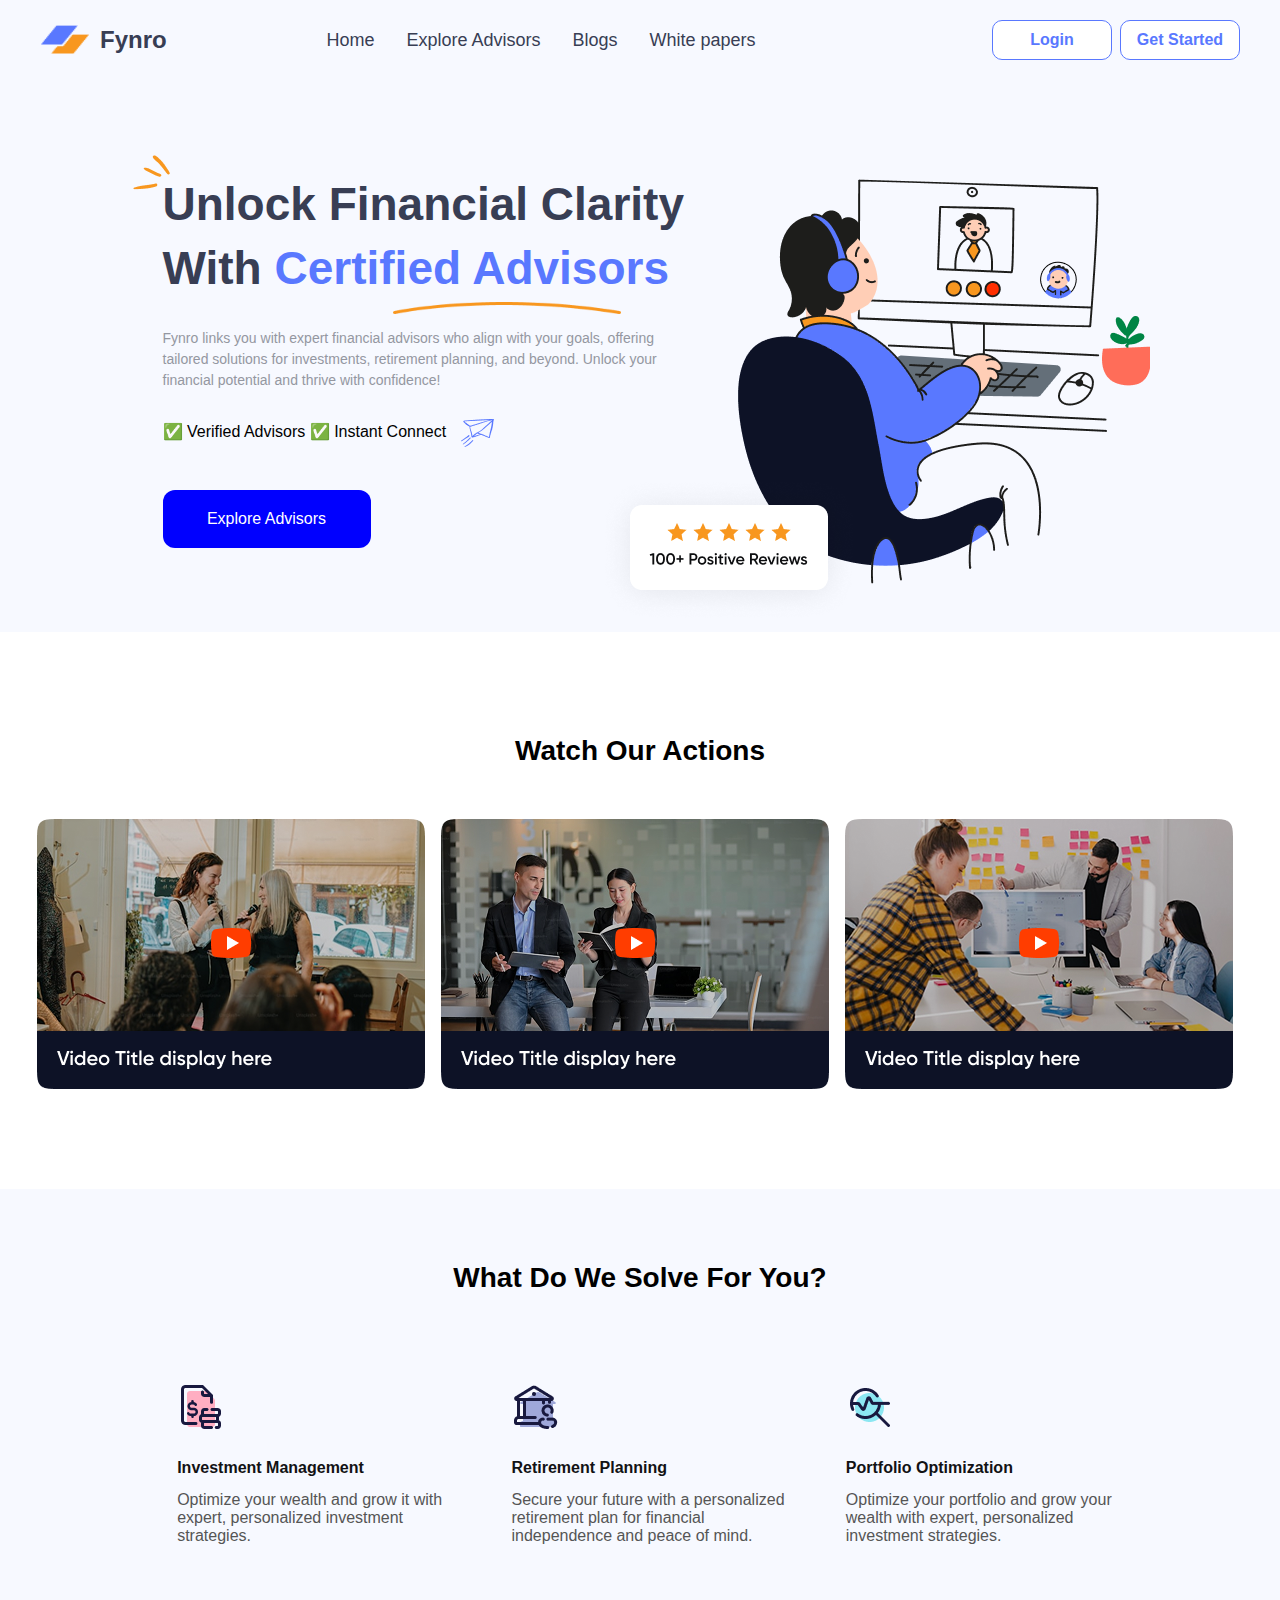
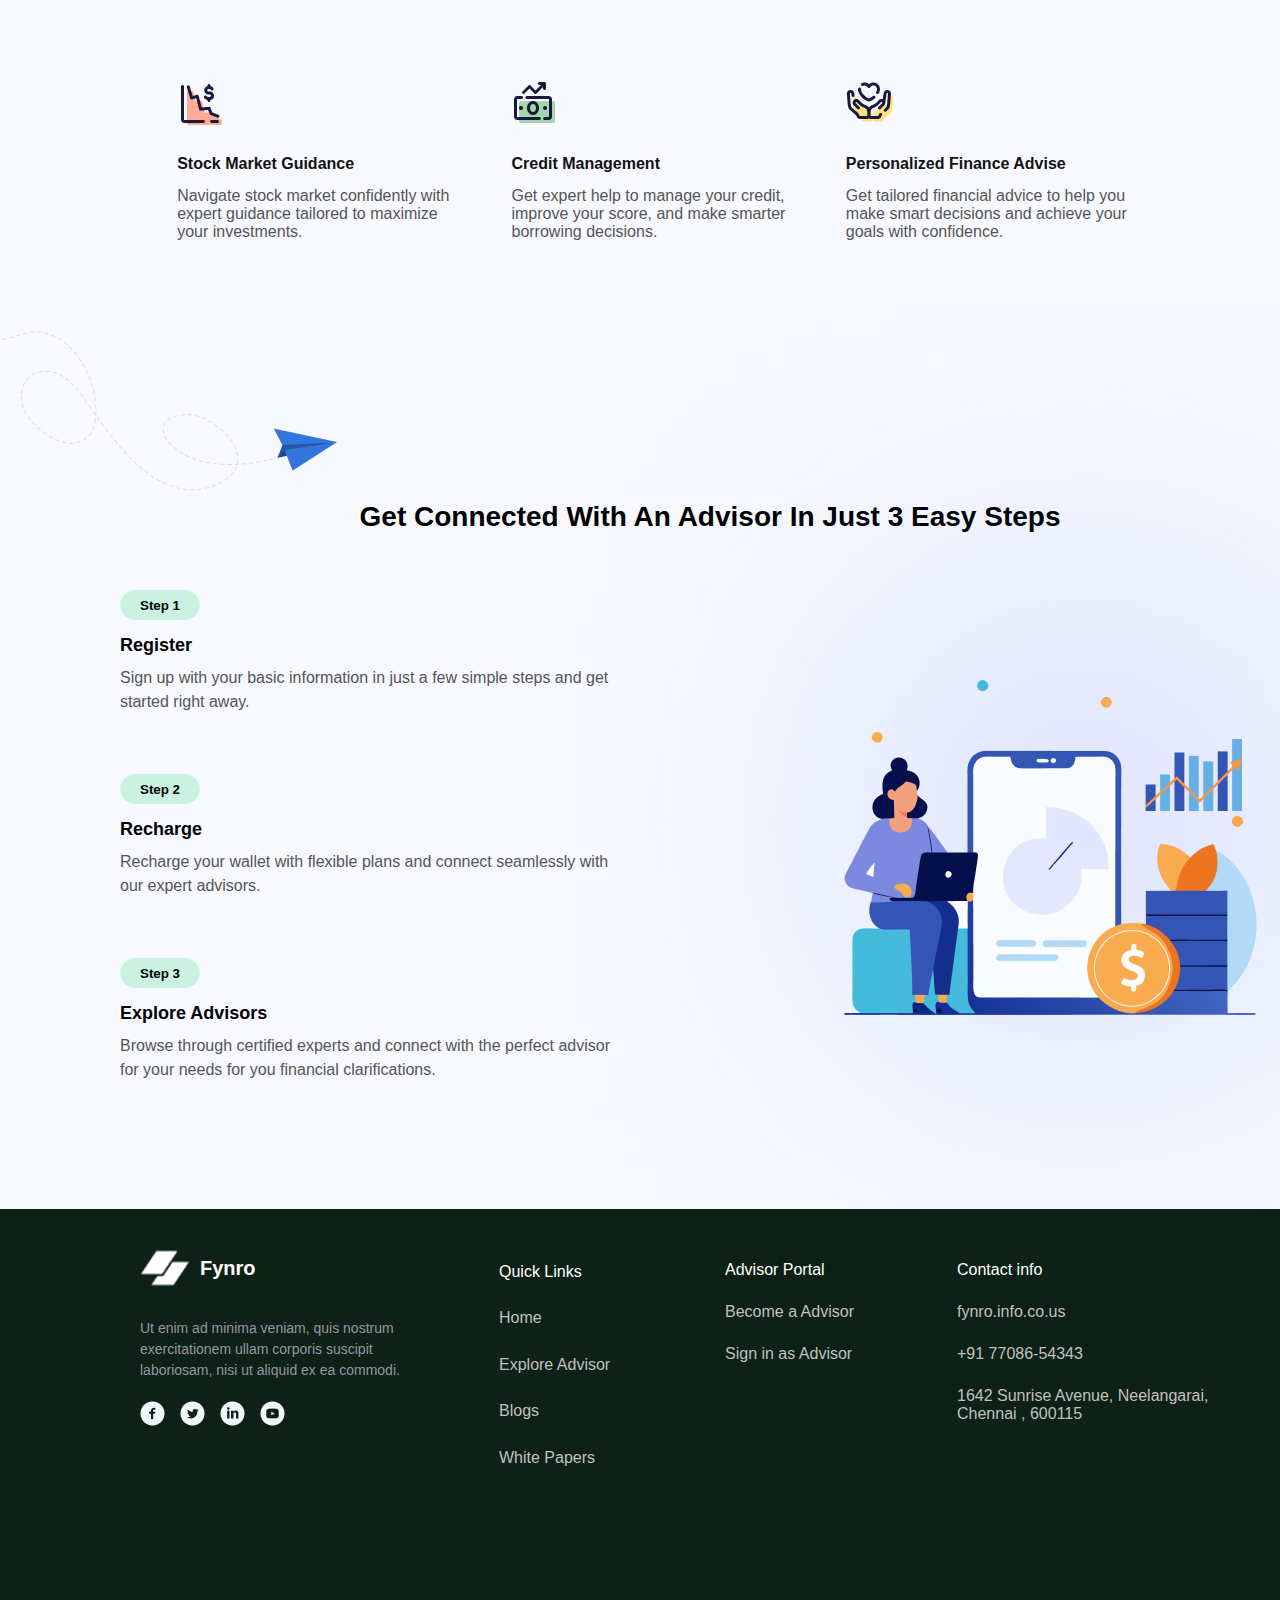
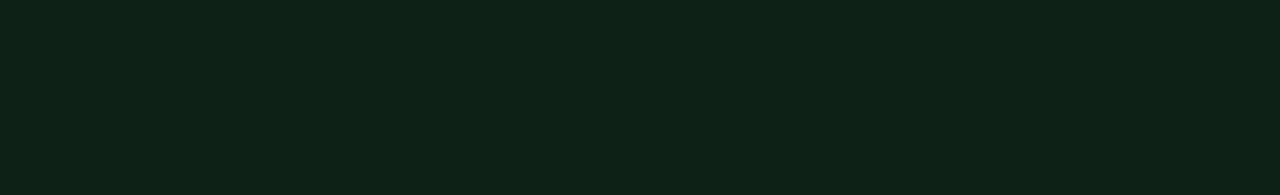
<file: index.html>
<!DOCTYPE html>
<html>
<head>
    <title>Fynro</title>
    <link rel="stylesheet" href="style.css">
</head>
<body>
    <div class="header">
        <nav>
            <div class="logo">
                <div class="logo-container">
                    <img src="logo/fynro.png" class="im" alt="image1">
                </div>
                <h3 class="brand-name">Fynro</h3> 
            </div>
            <ul class="nav-menu">
                <li>Home</li>
                <li>Explore Advisors</li>
                <li>Blogs</li>
                <li>White papers</li>
            </ul>
            <div class="auth-buttons">
                <button class="login-button">Login</button>
                <button class="signup-button">Get Started</button>
            </div>
        </nav>
    </div>
    <div class="content">
        <div class="main-d">
             <img class="spark"  src="logo/spark.png" alt="img.png" >
            <h1 class="main-heading">
                Unlock Financial Clarity <br> With <span style="color:#5978FF;" >Certified Advisors</span>
            </h1>
            <img class="vil" src="logo/vil.png" alt="image" >
            <p class="description">
                Fynro links you with expert financial advisors who align with your goals, 
                offering tailored solutions for investments, retirement planning, and beyond. 
                Unlock your financial potential and thrive with confidence!
            </p>
            
            <div class="fet" >
                <span>✅ Verified Advisors</span>
                <span>✅ Instant Connect</span>
                 <img class="roc" src="logo/rocket.png" alt="img.png" >
            </div>
            <button class="Explore">Explore Advisors</button>
        </div>
        <div class="image">
            <img src="Frame.png" alt="Description">
        </div>
    </div>


    <!-- slide2 -->
       <center><p class="watch" style="font-weight: bold;">Watch Our Actions</p>
    
    <div class="watchbox">
        <img class="vid" src="logo/Video.png" alt="img.png" >
    </div >
        </center>

    <!-- slide3 -->
    <div class="div3" >
        
    <h1 class="h2" >What Do We Solve For You?</h1>
    <div class="div3container">
    <div style="margin-top: 87px;" class="b2">
    
        <div class="box1">
            <img src="logo/icons8-investment 1.png" >
            <p class="para1">Investment Management</p>
            <p class="sp1">Optimize your wealth and grow it with expert, personalized investment strategies.</p>
        </div>

        <div class="box2" >
            <img src="logo/icons8-broker 1.png" >
            <p class="para2">Retirement Planning</p>
            <p class="sp2">Secure your future with a personalized retirement plan for financial independence and peace of mind.</p>
        </div>
        
        <div class="box3" >
            <img src="logo/icons8-financial-growth-analysis 1.png" >
            <p class="para3">Portfolio Optimization</p>
            <p class="sp3">Optimize your portfolio and grow your wealth with expert, personalized investment strategies.</p>
        </div>

    </div>

    <div style="margin-top: 87px;" class="b3">

        <div class="box11">
            <img src="logo/icons8-financial-crisis 1.png" >
            <p class="para11">Stock Market Guidance</p>
            <p class="sp11">Navigate stock market confidently with expert guidance tailored to maximize your investments.</p>
        </div>

        <div class="box22" >
            <img src="logo/icons8-profit 1.png" >
            <p class="para22">Credit Management</p>
            <p class="sp22">Get expert help to manage your credit, improve your score, and make smarter borrowing decisions.</p>
        </div>
        
        <div class="box33" >
            <img src="logo/icons8-charity 1.png" >
            <p class="para33">Personalized Finance Advise</p>
            <p class="sp33">Get tailored financial advice to help you make smart decisions and achieve your goals with confidence.</p>
        </div>
    </div>
    </div>

    <!-- slide4 -->
     <!-- <div class="div4">
        <p class="head4">Meet our Advisors!</p>
     </div>

     <div class="advisor1" >
        <img src="logo/Frame 1000003652.png" >
        <p class="adp1"> <img src="logo/crown.png"> Specialised in Financial Planning</p>
     </div>


    </div> -->
     

    <!-- slide5 -->
    <div class="div5">
        <img class="rocket" src="logo/Group.png" alt="img.png">
        <p class="head5" style="font-weight: bold;">Get Connected With An Advisor In Just 3 Easy Steps</p>
    
        <div class="contentcontainer">
            <div class="divcontainer">
                <div class="div51">
                    <button class="button">Step 1</button>
                    <p class="p-title">Register</p>
                    <p class="p-desc">Sign up with your basic information in just a few simple steps and get started right away.</p>
                </div>
    
                <div class="div52">
                    <button class="button">Step 2</button>
                    <p class="p-title">Recharge</p>
                    <p class="p-desc">Recharge your wallet with flexible plans and connect seamlessly with our expert advisors.</p>
                </div>
                
                <div class="div53">
                    <button class="button">Step 3</button>
                    <p class="p-title">Explore Advisors</p>
                    <p class="p-desc">Browse through certified experts and connect with the perfect advisor for your needs for you financial clarifications.</p>
                </div>
            </div>
    
            <div class="imagecontainer">
                <img src="logo/girl_with_laptop.png" alt="girl with laptop" class="image-p">
            </div>
        </div>
    </div>
    

    <!-- slide6 -->
    
    <!-- <div class="div6" >
        <h1  style="margin-top: 160px; text-align: center;">See What Our Customers Says</h1>
        <div style="text-align: center;" class="div6container">
        <div class="customer1">
            <h3>Ranjani Andrew</h3>
            <p class="custo-txt">Fynro made managing my finances so simple! My advisor helped me optimize my investments, and I’ve seen incredible growth in just a few months</p>
        </div>
        <div class="customer2">
            <h3>Rajesh Palanisamy</h3>
            <p class="custo-txt">I never thought retirement planning could be this easy. The expert guidance I received gave me complete peace of mind about my future</p>
        </div>
        <div class="customer3">
            <h3>Sibi Chakravathy</h3>
            <p class="custo-txt">The personalized advice on credit management was a game-changer. My financial advisor helped me improve my credit score and plan smarter</p>
        </div>
        </div>
    </div> -->

    <!-- slide8 -->
    <div class="div8">
        <div class="div8container">
                <div class="div8box1">
                    <div class="logotitle">
                        <img src="logo/Logo1.png" alt="Logo" class="logo">
                        <p class="title">Fynro</p>
                    </div>
                    <p class="description">
                        Ut enim ad minima veniam, quis nostrum 
                        exercitationem ullam corporis suscipit  
                        laboriosam, nisi ut aliquid ex ea commodi.
                    </p>
                    <div class="icons">
                        <img src="logo/icons social links.png" alt="Icon 1">
                    </div>
                </div>
                <div class="div8box2">
                    <p class="div8txt" style="color:#ffffff;">Quick Links</p>
                    <p class="div8txt" style="color: #c0c0c0;">Home</p>
                    <p class="div8txt" style="color: #c0c0c0;">Explore Advisor</p>
                    <p class="div8txt" style="color: #c0c0c0;">Blogs</p>
                    <p class="div8txt" style="color: #c0c0c0;">White Papers</p>
                </div>
                <div class="div8box3">
                    <p class="div8b3txt" style="color: #ffffff;">Advisor Portal</p>
                    <p class="div8b3txt" style="color: #c0c0c0;">Become a Advisor</p>
                    <p class="div8b3txt" style="color: #c0c0c0;">Sign in as Advisor</p>
                </div>
                <div class="div8box4">
                    <p class="div8b4txt" style="color: #ffffff;">Contact info</p>
                    <p class="div8b4txt" style="color: #c0c0c0;">fynro.info.co.us</p>
                    <p class="div8b4txt" style="color: #c0c0c0;">+91 77086-54343</p>
                    <p class="div8b4txt" style="color: #c0c0c0;">1642 Sunrise Avenue, Neelangarai, Chennai , 600115</p>
                </div>
            
        </div>
    </div>
    
    


</body>
</html>
</file>
<file: style.css>
* {
    margin: 0;
    padding: 0;
    box-sizing: border-box;
    font-family: Arial, sans-serif;
}
body::-webkit-scrollbar{
    display: none;
}

.header {
    background-color: #f7f9ff;
    padding: 15px 0;
    top: 0;
    left: 0;
    width: 100%;
    position: fixed;
}
nav {
    display: flex;
    align-items: center;
    justify-content: space-between;
    padding: 0 40px;
}
.logo {
    display: flex;
    align-items: center;
}
.logo-container {
    position: relative;
    width: 50px;
    height: 50px;
    display: flex;
    align-items: center;
}

.im {
    width: 103px;
height: 32px;
top: 24px;
left: 20px;

}
.brand-name {
    font-size: 24px;
    color: #383E54;
    margin-left: 10px; 
}
.nav-menu {
    list-style: none;
    display: flex;
    align-items: center;
    gap: 32px; 
}
.nav-menu li {
    font-size: 18px;
    cursor: pointer;
    color: #383E54;
}

.nav-menu li:hover {
    color: orange;
}
.auth-buttons {
    display: flex;
    gap: 8px;
}
.login-button, .signup-button {
    width: 120px;
    height: 40px;
    border-radius: 10px;
    border: 1px solid #5978FF;
    background: white;
    color: #5978FF;
    font-size: 16px;
    font-weight: bold;
    cursor: pointer;
    padding: 8px 20px;
    text-align: center;
    display: flex;
    align-items: center;
    justify-content: center;
    white-space: nowrap;
}
.login-button:hover {
    background: #5978FF;
    color: white;
}

.signup-button:hover {
    background: #4059c4;
}
.main-heading {
    width: 538px;
    height: 128px;
    font-family: "Gilroy-Bold", sans-serif; 
    font-weight: bold;
    font-size: 46px;
    line-height: 64px;
    letter-spacing: 0%;
    color: #383E54;
    margin-top: 3px;
}
.description {
    font-size: 18px;
    color: #555;
    line-height: 1.6;
    max-width: 500px;
    margin-top: 10px;
}
.content {
    background-color: #f7f9ff;
    display: flex;
    align-items: center;
    justify-content: center;
    gap: 50px;
    margin: 50px auto;
    padding: 20px;
    width: auto;
    margin-bottom: 100px;
    padding-top: 100px;
}
.main-d{
    font-family: "Gilroy-Bold", sans-serif; 
    width: 545px;
height: 462px;
top: 243px;
left: 182px;

}
.image {
    width: 520px;
    height: 425px;
    left:20px;
    margin-left: -160px;
}
.vil{
    width: 228px;
height: 12px;
top: 133px;
left: 244px;
margin-left: 230px;
border-width: 4px;
}
.spark{
    margin-left: -31px;
    margin-bottom: -30px;
}
.icon {
    font-size: 18px;
    font-weight: bold;
    color: #5978FF; 
    margin-right: 8px;
    transition: color 0.3s ease-in-out; 
}
.checkmark:hover {
    color: green; 
}
.fet{
    width: 412px;
height: 34px;
top: 310px;
margin-top: 20px;
padding-top: 8px;
}
.roc{
    width: 33px;
height: 28px;
top: 3px;
margin-bottom: -10px;
margin-left: 10px;
}
.Explore {
    margin-top: 45px;
    padding: 12px 20px;
    border: none;
    background-color: blue;
    color: white;
    font-size: 16px;
    cursor: pointer;
    border-radius: 12px;
    width: 208px;
    border-radius: 10px;
height: 58px;
top: 404px;
border-radius: 12px;
padding-top: 17px;
padding-right: 36px;
padding-bottom: 17px;
padding-left: 36px;
gap: 8px;
}


/* slide2 */
.watch{
    width: 844px;
    height: 37px;
    text-align: center;
    margin-top: 100px;
    font-family: "Gilroy-Bold", sans-serif;
    font-weight: 400px;
    font-size: 28px;
    line-height: 37px;
    letter-spacing: 0%;
}
.watchbox{
    width: auto;
height: 270px;
top: 1055px;
left: 80px;
}
.vid{
    width: 1206px;
height: 270px;
margin-top: 50px;
left: 80px;
}
.h2{
    font-family: "Gilroy-Bold", sans-serif;
font-weight: 400px;
font-size: 28px;
line-height: 37px;
letter-spacing: 0%;
text-align: center;
padding-top: 70px;
margin-top:100px ;
width: auto;
}
/* slide3 */

.div3{
    background-color: #f7f9ff;
    margin-top: 150px;
    justify-content: center;
}

.b2{
    width: 1003px;
    display: flex;
height: 209px;
top: 1525px;
left: 182px;
justify-content:space-around;
margin-left: 120px;
}
.rocket {
    margin-right:950px;
}
.box1, .box2 , .box3{
    width: 220px;
height: 191px;
top: 87px;
padding-bottom: 40px;
}
.para1, .para2, .para3{
    font-family: "Gilroy-Bold", sans-serif;
    width: 257px;
height: 24px;
margin-top: 24px;
color: #121214;
font-weight: bold;
top: 84px;
}
.sp1, .sp2, .sp3{
    width: 287px;
    margin-top: 8px;
height: 71px;
top: 120px;
color: #555;
font-family: "Gilroy-Bold", sans-serif;
}

.b3{
    width: 1003px;
    display: flex;
height: 191px;
margin-top: 0px;
left: 182px;

justify-content:space-around;
margin-left: 120px;
}
.box11, .box22 , .box33{
    width: 220px;
height: 191px;
top: 87px;
}
.para11, .para22, .para33{
    font-family: "Gilroy-Bold", sans-serif;
    width: 257px;
height: 24px;
margin-top: 24px;
color: #121214;
font-weight: bold;
top: 84px;
}
.sp11, .sp22, .sp33{
    width: 287px;
    margin-top: 8px;
height: 71px;
top: 120px;
color: #555;
font-family: "Gilroy-Bold", sans-serif;
}

/* slide5 */

.div5 {
    width: auto;
    height: 839px;
    padding-top: 30px;
    display: flex;
    flex-direction: column;
    align-items: center;
}

.head5 {
    text-align: center;
    font-family: "Gilroy-Bold", sans-serif;
    font-weight: 400px;
    font-size: 28px;
    line-height: 37px;
    margin-bottom: 20px;
    margin-top: -40px;
    margin-right:-140px;
}
.contentcontainer {
    display: flex;
    justify-content: space-between;
    align-items: center;
    width: 100%;
    max-width:1400px;
    margin: 0 auto;
}
.divcontainer {
    display: flex;
    flex-direction: column;
    gap: 20px;
    margin-left: 100px;
    width: 531px;
    top: 20px;
}
.div51, .div52, .div53 {
    width: 500px;
    height: 144px;
    border-radius: 12px;
    text-align: left;
    margin-top: 20px;
    padding: 15px 20px;
}

.button {
    width: 80px;
    height: 30px;
    border-radius: 24px;
    border: 1px solid #cbf2e0;
    background-color: #cbf2e0;
    font-weight: bold;
    cursor: pointer;
    margin-bottom: 15px;
}

.p-title {
    font-size: 18px;
    font-weight: bold;
    margin-bottom: 10px;
}

.p-desc {
    font-size: 16px;
    color: #555;
    line-height: 1.5;
    font-weight: 400;
    letter-spacing: 0%;
    width: 491px;
    height: auto;
    padding-bottom: 10px;
}

.imagecontainer {
    width: 610px;
    height: 525px;
    display: flex;
    justify-content: center;
    align-items: center;
}

/* slide6 */
/* 
.div6 {
    display: flex;
    flex-direction: column;
    align-items: center;
    margin-top: 160px;
}

.div6 h1 {
    text-align: center;
    margin-bottom: 40px; 
    border-color: #4059c4;
}

.div6container {
    display: flex;
    justify-content: center;
    gap: 20px;
    width: 100%;
    flex-wrap: wrap; 
}

.customer1, .customer2, .customer3 {
    background-color: #a4deea;
    text-align: center;
    padding: 40px 20px;
    width: 300px;
    height: auto;
    border-radius: 12px;
    box-shadow: 0px 4px 10px rgba(0, 0, 0, 0.1);
    font-family: "Gilroy-Bold", sans-serif;
    font-weight: 400;
    font-size: 16px;
    line-height: 24px;
    letter-spacing: 0%;
} */

/* slide8 */

.div8 {
    display: flex;
    justify-content: space-between; 
    align-items: flex-start;

    height: 586px;

    padding: 40px; 
    background-color: #0d2116;
    margin-top: 100px;
    color: #ffffff;
}

.div8box {
    flex: 1; 
    min-width: 250px; 
    margin: 10px;
    color: white;
}

.div8box1 {
    display: flex;
    flex-direction: column;
    gap: 20px;
    margin-left: 100px;
    width: 260px;
    height: 200px;
}

.logotitle {
    display: flex;
    align-items: center;
    gap: 10px;
}

.logo {
    width: 50px;
    height: auto;
}

.title {
    font-size: 20px;
    font-weight: bold;
    margin: 0;
}

.description {
    font-size: 14px;
    line-height: 1.5;
    color: #9497a1;
}

.icons {
    display: flex;
    justify-content: space-between;
}
.div8box2{
    width: 127px;
height: 262px;
left: 360px;
}

.div8txt{
    font-family: "Gilroy-Bold", sans-serif;
font-weight: 400;
font-size: 16px;
line-height: 140%;
letter-spacing: 0%;
padding-top: 12px;
padding-bottom: 12px;
}
.div8box3{
    width: 133px;
    height: 144px;
    left: 562px;
}
.div8b3txt{
    width: 133px;
    font-family: "Gilroy-Bold", sans-serif;

gap: 8px;
padding-top: 12px;
padding-bottom: 12px;
}
.div8box4{
    width: 283px;
    height: 262px;
    left: 770px;
}
.div8b4txt{
    font-family: "Gilroy-Bold", sans-serif;
gap: 8px;
padding-top: 12px;
padding-bottom: 12px;
}

.div8container{
    width: 100%;
height: 396px;
top: 80px;
gap: 30px;
left: 182px;
display: flex;
justify-content: space-between;
}
</file>
